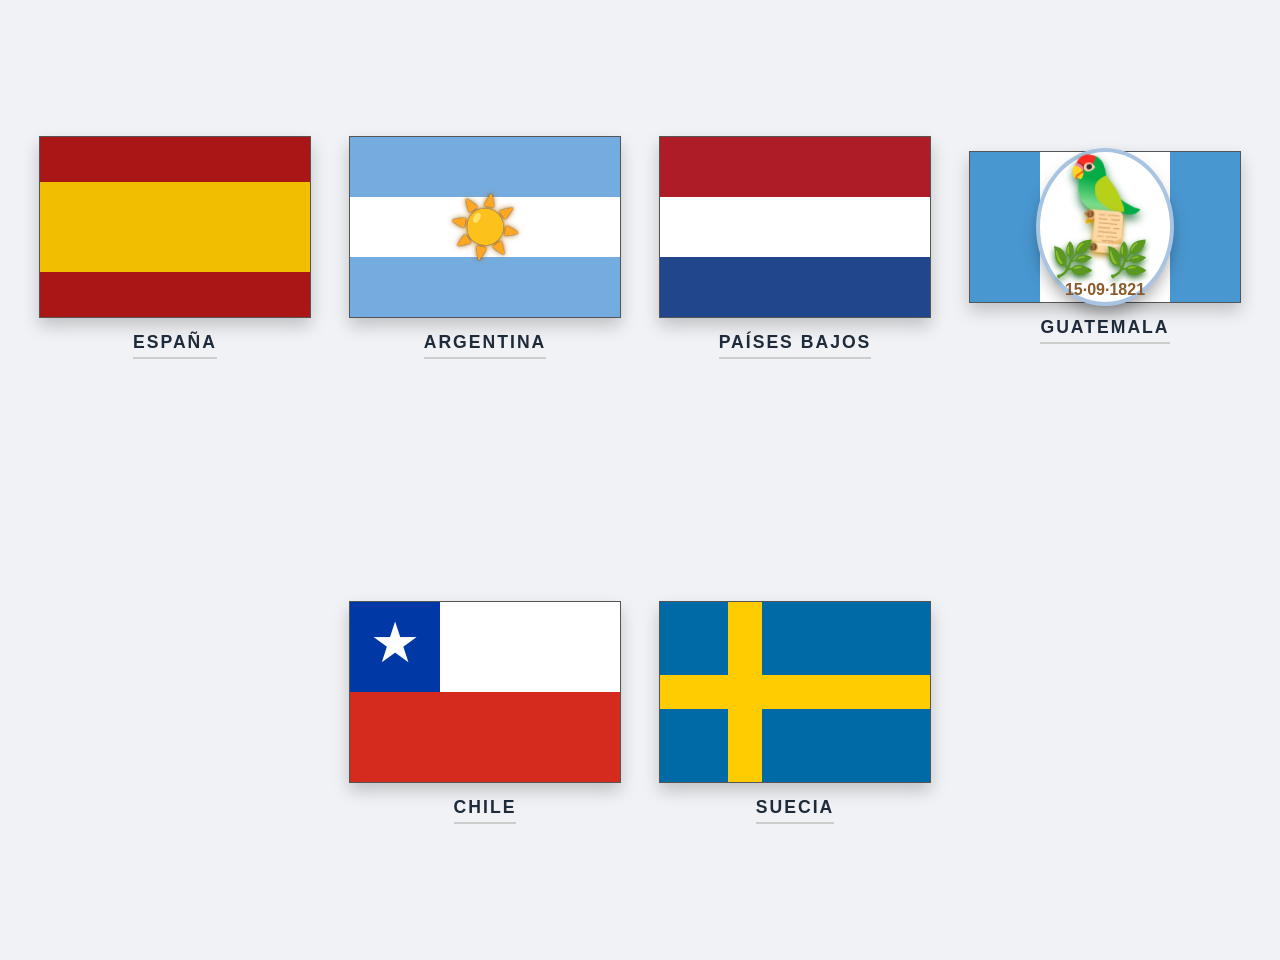
<file: banderas.html>
<!DOCTYPE html>
<html lang="es">
<head>
  <meta charset="UTF-8">
  <meta name="viewport" content="width=device-width, initial-scale=1.0">
  <title>Banderas finales (Guatemala en lugar de México)</title>
  <style>
    body {
      display: flex;
      flex-wrap: wrap;
      gap: 30px 40px;
      justify-content: center;
      align-items: center;
      min-height: 100vh;
      margin: 30px;
      background: #f0f2f5;
      font-family: 'Segoe UI', Roboto, sans-serif;
    }

    .flag-card {
      display: flex;
      flex-direction: column;
      align-items: center;
      width: 270px;
    }

    .flag {
      width: 270px;
      height: 180px;
      box-shadow: 0 8px 16px rgba(0,0,0,0.2);
      border: 1px solid #555;
      background: #fff;
    }

    .caption {
      margin-top: 14px;
      font-weight: 700;
      color: #1e2b3a;
      text-transform: uppercase;
      letter-spacing: 2px;
      font-size: 1.1rem;
      border-bottom: 2px solid #ccc;
      padding-bottom: 4px;
    }

    /* España - franjas horizontales */
    .espana {
      background: linear-gradient(
        #aa1515 0%,
        #aa1515 25%,
        #f1bf00 25%,
        #f1bf00 75%,
        #aa1515 75%,
        #aa1515 100%
      );
    }

    /* Argentina - celeste y blanco con sol */
    .argentina {
      background: linear-gradient(
        #74acdf 0%,
        #74acdf 33.3%,
        #ffffff 33.3%,
        #ffffff 66.6%,
        #74acdf 66.6%,
        #74acdf 100%
      );
      position: relative;
    }
    .argentina::after {
      content: "☀️";
      position: absolute;
      font-size: 58px;
      top: 50%;
      left: 50%;
      transform: translate(-50%, -50%);
      color: #ffb612;
      text-shadow: 0 0 6px #b36b00, 0 0 2px #402d00;
      line-height: 1;
    }

    /* Países Bajos - horizontal */
    .holanda {
      background: linear-gradient(
        #ae1c28 0%,
        #ae1c28 33.3%,
        #ffffff 33.3%,
        #ffffff 66.6%,
        #21468b 66.6%,
        #21468b 100%
      );
    }

    /* GUATEMALA - Bandera tricolor vertical con escudo nacional */
    .guatemala {
      display: flex;
      width: 100%;
      height: 100%;
      position: relative;
    }
    .guatemala .blue-left {
      background: #4997d0;  /* azul celeste oficial */
      flex: 1;
    }
    .guatemala .white {
      background: #ffffff;
      flex: 1;
      display: flex;
      align-items: center;
      justify-content: center;
      position: relative;
    }
    .guatemala .blue-right {
      background: #4997d0;  /* azul celeste oficial */
      flex: 1;
    }

    /* Escudo de Guatemala - Quetzal, pergamino y laureles */
    .guatemala .white .escudo {
      width: 130px;
      height: 130px;
      background: white;
      border-radius: 50%;
      display: flex;
      flex-direction: column;
      align-items: center;
      justify-content: center;
      box-shadow: 0 0 0 4px #a9c4e2, 0 10px 18px #00000066;
      padding: 10px 0;
    }
    
    .guatemala .white .escudo .quetzal {
      font-size: 65px;
      line-height: 1;
      filter: drop-shadow(0 5px 5px #2b7a4b);
      transform: rotate(-5deg);
      margin-bottom: -5px;
    }
    
    .guatemala .white .escudo .pergamino {
      font-size: 40px;
      line-height: 1;
      filter: drop-shadow(0 3px 3px #b8860b);
      transform: rotate(5deg);
      margin: -5px 0;
    }
    
    .guatemala .white .escudo .laureles {
      font-size: 35px;
      line-height: 1;
      filter: drop-shadow(0 3px 3px #2d732d);
      letter-spacing: 10px;
      margin-top: -5px;
    }
    
    .guatemala .white .escudo .fecha {
      font-size: 16px;
      font-weight: bold;
      color: #8b5a2b;
      margin-top: 5px;
      font-family: 'Arial', sans-serif;
    }

    /* CHILE */
    .chile {
      background: white;
      position: relative;
    }
    .chile .blue-canton {
      position: absolute;
      top: 0;
      left: 0;
      width: 90px;
      height: 90px;
      background: #0039a6;
      display: flex;
      align-items: center;
      justify-content: center;
    }
    .chile .blue-canton::after {
      content: "★";
      color: white;
      font-size: 56px;
      line-height: 1;
      margin-top: -8px;
    }
    .chile .red-stripe {
      position: absolute;
      bottom: 0;
      left: 0;
      width: 100%;
      height: 90px;
      background: #d52b1e;
    }

    /* SUECIA */
    .suecia {
      background: #006aa7;
      position: relative;
    }
    .suecia .cross-v {
      position: absolute;
      width: 34px;
      height: 100%;
      background: #fecc00;
      left: 68px;
      top: 0;
    }
    .suecia .cross-h {
      position: absolute;
      width: 100%;
      height: 34px;
      background: #fecc00;
      top: 50%;
      transform: translateY(-50%);
    }
  </style>
</head>
<body>

  <!-- ESPAÑA -->
  <div class="flag-card">
    <div class="flag espana"></div>
    <div class="caption">ESPAÑA</div>
  </div>

  <!-- ARGENTINA -->
  <div class="flag-card">
    <div class="flag argentina"></div>
    <div class="caption">ARGENTINA</div>
  </div>

  <!-- PAÍSES BAJOS -->
  <div class="flag-card">
    <div class="flag holanda"></div>
    <div class="caption">PAÍSES BAJOS</div>
  </div>

  <!-- GUATEMALA (reemplaza a México) -->
  <div class="flag-card">
    <div class="flag guatemala">
      <div class="blue-left"></div>
      <div class="white">
        <div class="escudo">
          <span class="quetzal">🦜</span>
          <span class="pergamino">📜</span>
          <span class="laureles">🌿🌿</span>
          <span class="fecha">15·09·1821</span>
        </div>
      </div>
      <div class="blue-right"></div>
    </div>
    <div class="caption">GUATEMALA</div>
  </div>

  <!-- CHILE -->
  <div class="flag-card">
    <div class="flag chile">
      <div class="blue-canton"></div>
      <div class="red-stripe"></div>
    </div>
    <div class="caption">CHILE</div>
  </div>

  <!-- SUECIA -->
  <div class="flag-card">
    <div class="flag suecia">
      <div class="cross-v"></div>
      <div class="cross-h"></div>
    </div>
    <div class="caption">SUECIA</div>
  </div>

</body>
</html>
</file>
